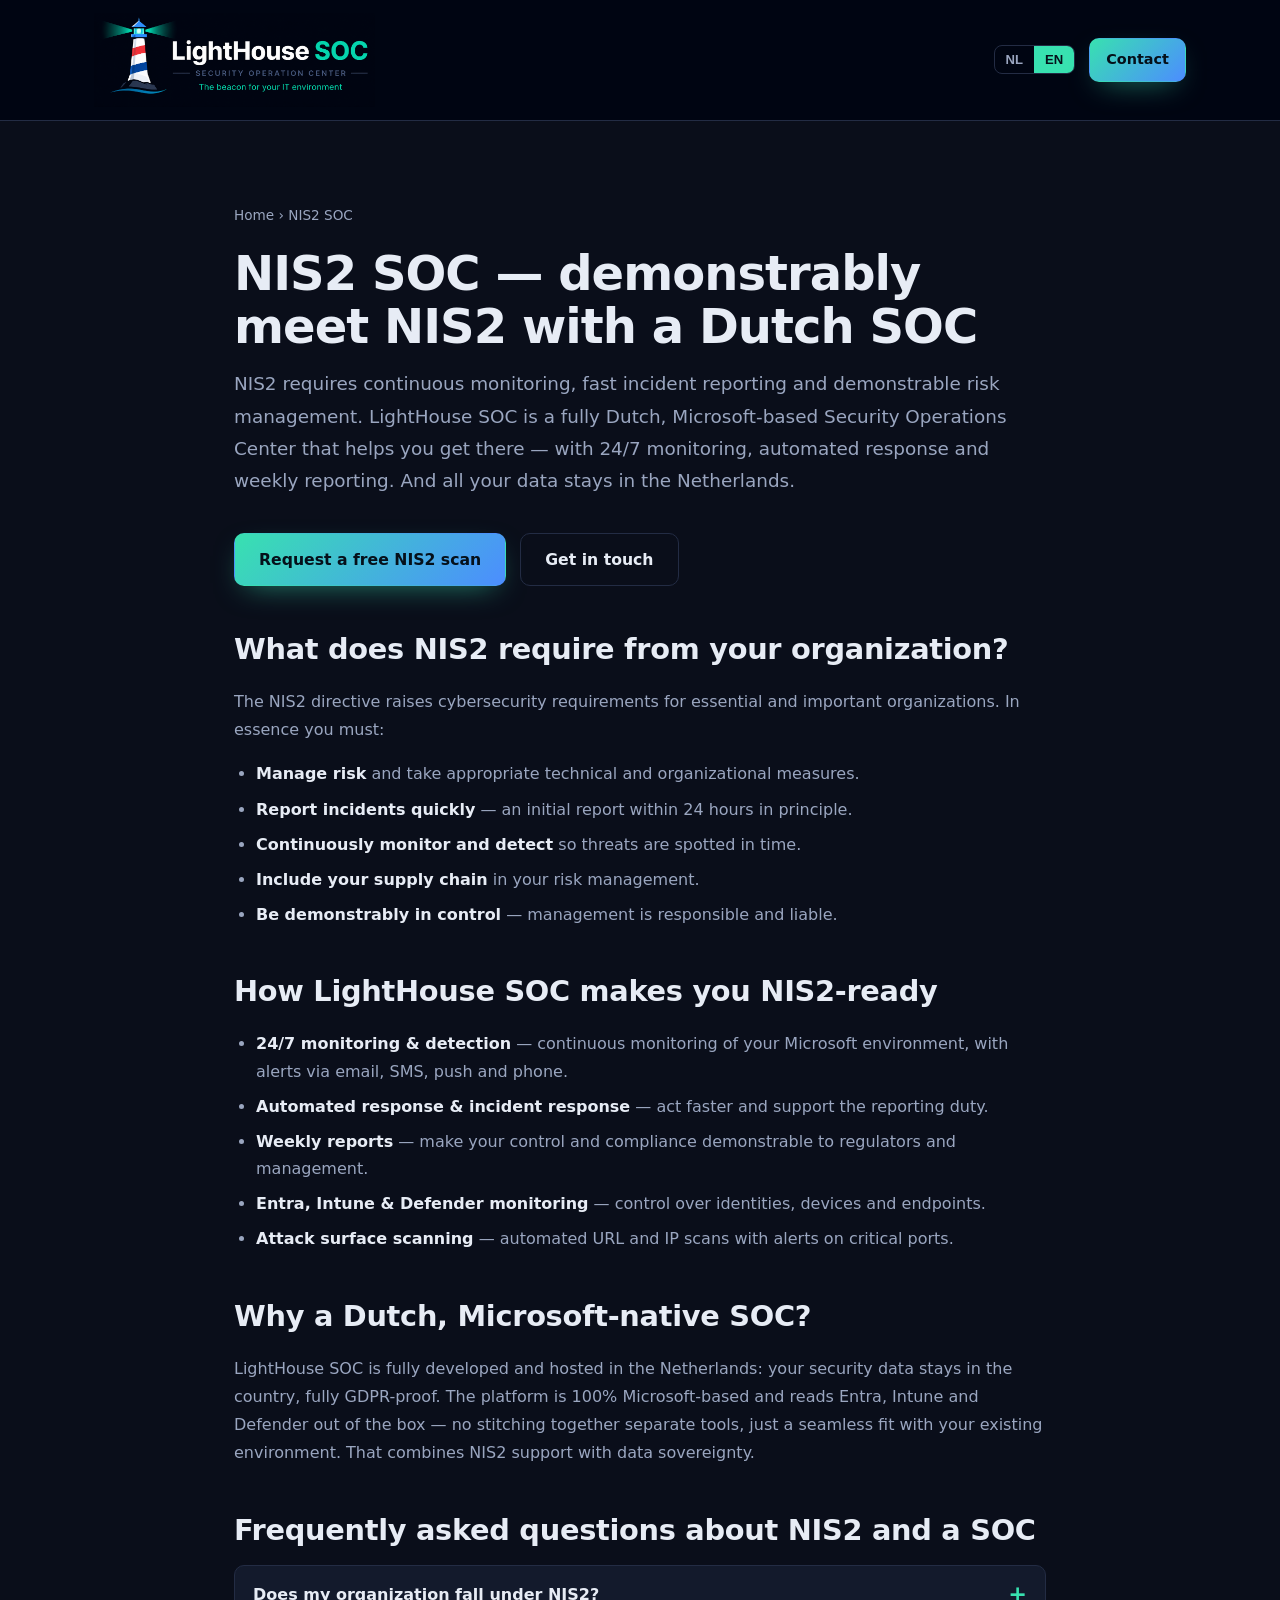
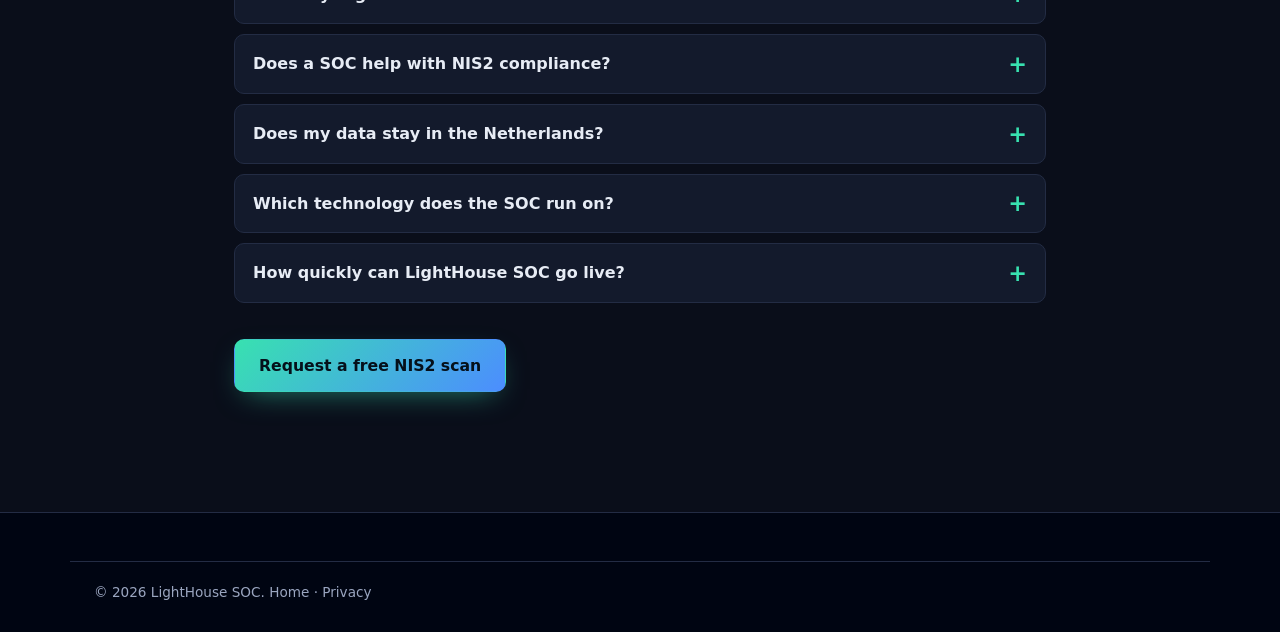
<file: nis2-soc.html>
<!DOCTYPE html>
<html lang="nl">
<head>
  <meta charset="UTF-8" />
  <meta name="viewport" content="width=device-width, initial-scale=1.0" />
  <title>NIS2 SOC — voldoe aantoonbaar aan NIS2 met een Nederlands SOC | LightHouse SOC</title>
  <meta name="description" content="NIS2 verplicht continue monitoring, snelle incidentmelding en aantoonbaar risicobeheer. LightHouse SOC is een volledig Nederlands, Microsoft-gebaseerd SOC dat je NIS2-ready maakt — 24/7 monitoring, geautomatiseerde respons en alle data binnen Nederland." />
  <meta name="robots" content="index, follow" />
  <link rel="canonical" href="https://lighthousesoc.com/nis2-soc.html" />
  <link rel="stylesheet" href="css/styles.css" />
  <link rel="icon" type="image/png" href="assets/icon.png" />
  <meta property="og:type" content="article" />
  <meta property="og:title" content="NIS2 SOC — voldoe aantoonbaar aan NIS2 met een Nederlands SOC" />
  <meta property="og:description" content="Een volledig Nederlands, Microsoft-gebaseerd SOC dat je NIS2-ready maakt. Alle data blijft in Nederland." />
  <meta property="og:image" content="https://lighthousesoc.com/assets/og-image.png" />
  <meta property="og:url" content="https://lighthousesoc.com/nis2-soc.html" />
  <meta property="og:locale" content="nl_NL" />

  <script type="application/ld+json">
  {
    "@context": "https://schema.org",
    "@graph": [
      {
        "@type": "BreadcrumbList",
        "itemListElement": [
          { "@type": "ListItem", "position": 1, "name": "Home", "item": "https://lighthousesoc.com/" },
          { "@type": "ListItem", "position": 2, "name": "NIS2 SOC", "item": "https://lighthousesoc.com/nis2-soc.html" }
        ]
      },
      {
        "@type": "Service",
        "name": "NIS2 SOC",
        "serviceType": "NIS2-ondersteuning via een managed SOC",
        "provider": {
          "@type": "Organization",
          "name": "LightHouse SOC",
          "url": "https://lighthousesoc.com/",
          "email": "info@lighthousesoc.com",
          "telephone": "+31613214598",
          "address": { "@type": "PostalAddress", "addressLocality": "Amsterdam", "addressCountry": "NL" }
        },
        "areaServed": { "@type": "Country", "name": "Netherlands" },
        "description": "Een Nederlands, Microsoft-gebaseerd Security Operations Center dat organisaties helpt aantoonbaar aan de NIS2-richtlijn te voldoen met 24/7 monitoring, incidentrespons en wekelijkse rapportage."
      },
      {
        "@type": "FAQPage",
        "mainEntity": [
          {
            "@type": "Question",
            "name": "Valt mijn organisatie onder NIS2?",
            "acceptedAnswer": { "@type": "Answer", "text": "NIS2 geldt voor middelgrote en grote organisaties in essentiële en belangrijke sectoren, zoals overheid, zorg, onderwijs, energie, water, transport, digitale infrastructuur en de toeleveringsketen daarvan. Twijfel je? We helpen je met een NIS2-scan vaststellen of en hoe NIS2 op jou van toepassing is." }
          },
          {
            "@type": "Question",
            "name": "Helpt een SOC bij NIS2-compliance?",
            "acceptedAnswer": { "@type": "Answer", "text": "Ja. NIS2 vraagt om continue detectie, snelle respons en aantoonbaar risicobeheer. Een SOC levert precies dat: 24/7 monitoring, geautomatiseerde respons, incidentafhandeling en rapportage die je compliance aantoonbaar maakt." }
          },
          {
            "@type": "Question",
            "name": "Blijft mijn data in Nederland?",
            "acceptedAnswer": { "@type": "Answer", "text": "Ja. LightHouse SOC draait volledig in Nederland en je security-data verlaat het land niet. Volledige datasoevereiniteit en AVG-proof, zonder afhankelijkheid van buitenlandse clouds." }
          },
          {
            "@type": "Question",
            "name": "Op welke technologie draait het SOC?",
            "acceptedAnswer": { "@type": "Answer", "text": "LightHouse SOC is volledig Microsoft-gebaseerd en leest standaard Entra, Intune en Defender uit, aangevuld met connectoren. Zo sluit het naadloos aan op je bestaande Microsoft-omgeving." }
          },
          {
            "@type": "Question",
            "name": "Hoe snel kan LightHouse SOC live zijn?",
            "acceptedAnswer": { "@type": "Answer", "text": "In de basis ben je binnen een dag live: we koppelen Entra, Intune en Defender en de monitoring start direct. Aanvullende connectoren en playbooks volgen daarna." }
          }
        ]
      }
    ]
  }
  </script>
</head>
<body>
  <header class="site-header" id="top">
    <div class="container header-inner">
      <a class="brand" href="index.html" aria-label="LightHouse SOC home">
        <img class="brand-logo" data-logo src="assets/logo-nl.png" alt="LightHouse SOC" />
      </a>
      <div class="header-actions">
        <div class="lang-switch" role="group" aria-label="Taalkeuze / Language">
          <button type="button" data-lang="nl" class="active" aria-pressed="true">NL</button>
          <button type="button" data-lang="en" aria-pressed="false">EN</button>
        </div>
        <a href="index.html#contact" class="btn btn-primary btn-sm">Contact</a>
      </div>
    </div>
  </header>

  <main class="section">
    <div class="container lp">

      <!-- ============ NEDERLANDS ============ -->
      <div data-lang-block="nl">
        <nav class="breadcrumb" aria-label="Kruimelpad">
          <a href="index.html">Home</a> &rsaquo; NIS2 SOC
        </nav>

        <h1>NIS2 SOC — voldoe aantoonbaar aan NIS2 met een Nederlands SOC</h1>
        <p class="lp-lead">NIS2 verplicht organisaties tot continue monitoring, snelle incidentmelding en aantoonbaar risicobeheer. LightHouse SOC is een volledig Nederlands, Microsoft-gebaseerd Security Operations Center dat je daarbij helpt — met 24/7 monitoring, geautomatiseerde respons en wekelijkse rapportages. En al je data blijft in Nederland.</p>

        <div class="lp-cta">
          <a href="index.html#contact" class="btn btn-primary">Vraag een gratis NIS2-scan aan</a>
          <a href="index.html#contact" class="btn btn-ghost">Neem contact op</a>
        </div>

        <h2>Wat vraagt NIS2 van jouw organisatie?</h2>
        <p>De NIS2-richtlijn verhoogt de eisen aan cybersecurity voor essentiële en belangrijke organisaties. In de kern moet je:</p>
        <ul>
          <li><strong>Risico's beheersen</strong> en passende technische en organisatorische maatregelen nemen.</li>
          <li><strong>Incidenten snel melden</strong> — een eerste melding in beginsel binnen 24 uur.</li>
          <li><strong>Continu monitoren en detecteren</strong> zodat dreigingen tijdig worden opgemerkt.</li>
          <li><strong>De toeleveringsketen</strong> meenemen in je risicobeheer.</li>
          <li><strong>Aantoonbaar in control zijn</strong> — bestuurders zijn verantwoordelijk en aansprakelijk.</li>
        </ul>

        <h2>Hoe LightHouse SOC je NIS2-ready maakt</h2>
        <ul>
          <li><strong>24/7 monitoring &amp; detectie</strong> — continue bewaking van je Microsoft-omgeving, met alerting via e-mail, sms, push en telefoon.</li>
          <li><strong>Geautomatiseerde respons &amp; incident response</strong> — sneller ingrijpen en de meldplicht ondersteunen.</li>
          <li><strong>Wekelijkse rapportages</strong> — maak je beheersing en compliance aantoonbaar richting toezichthouder en bestuur.</li>
          <li><strong>Entra-, Intune- &amp; Defender-monitoring</strong> — grip op identiteiten, devices en endpoints.</li>
          <li><strong>Attack surface scanning</strong> — automatische URL- en IP-scans met alerts bij kritieke poorten.</li>
        </ul>

        <h2>Waarom een Nederlands, Microsoft-native SOC?</h2>
        <p>LightHouse SOC is volledig in Nederland ontwikkeld én gehost: je security-data blijft in Nederland, volledig AVG-proof. Het platform is 100% Microsoft-gebaseerd en leest standaard Entra, Intune en Defender uit — geen losse tools aan elkaar knopen, wel een naadloze aansluiting op je bestaande omgeving. Zo combineer je NIS2-ondersteuning met datasoevereiniteit.</p>

        <h2>Veelgestelde vragen over NIS2 en een SOC</h2>
        <div class="faq">
          <details class="faq-item"><summary>Valt mijn organisatie onder NIS2?</summary><div class="faq-a">NIS2 geldt voor middelgrote en grote organisaties in essentiële en belangrijke sectoren, zoals overheid, zorg, onderwijs, energie, water, transport, digitale infrastructuur en de toeleveringsketen daarvan. Twijfel je? We helpen je met een NIS2-scan vaststellen of en hoe NIS2 op jou van toepassing is.</div></details>
          <details class="faq-item"><summary>Helpt een SOC bij NIS2-compliance?</summary><div class="faq-a">Ja. NIS2 vraagt om continue detectie, snelle respons en aantoonbaar risicobeheer. Een SOC levert precies dat: 24/7 monitoring, geautomatiseerde respons, incidentafhandeling en rapportage die je compliance aantoonbaar maakt.</div></details>
          <details class="faq-item"><summary>Blijft mijn data in Nederland?</summary><div class="faq-a">Ja. LightHouse SOC draait volledig in Nederland en je security-data verlaat het land niet. Volledige datasoevereiniteit en AVG-proof, zonder afhankelijkheid van buitenlandse clouds.</div></details>
          <details class="faq-item"><summary>Op welke technologie draait het SOC?</summary><div class="faq-a">LightHouse SOC is volledig Microsoft-gebaseerd en leest standaard Entra, Intune en Defender uit, aangevuld met connectoren. Zo sluit het naadloos aan op je bestaande Microsoft-omgeving.</div></details>
          <details class="faq-item"><summary>Hoe snel kan LightHouse SOC live zijn?</summary><div class="faq-a">In de basis ben je binnen een dag live: we koppelen Entra, Intune en Defender en de monitoring start direct. Aanvullende connectoren en playbooks volgen daarna.</div></details>
        </div>

        <div class="lp-cta">
          <a href="index.html#contact" class="btn btn-primary">Vraag een gratis NIS2-scan aan</a>
        </div>
      </div>

      <!-- ============ ENGLISH ============ -->
      <div data-lang-block="en" style="display:none">
        <nav class="breadcrumb" aria-label="Breadcrumb">
          <a href="index.html">Home</a> &rsaquo; NIS2 SOC
        </nav>

        <h1>NIS2 SOC — demonstrably meet NIS2 with a Dutch SOC</h1>
        <p class="lp-lead">NIS2 requires continuous monitoring, fast incident reporting and demonstrable risk management. LightHouse SOC is a fully Dutch, Microsoft-based Security Operations Center that helps you get there — with 24/7 monitoring, automated response and weekly reporting. And all your data stays in the Netherlands.</p>

        <div class="lp-cta">
          <a href="index.html#contact" class="btn btn-primary">Request a free NIS2 scan</a>
          <a href="index.html#contact" class="btn btn-ghost">Get in touch</a>
        </div>

        <h2>What does NIS2 require from your organization?</h2>
        <p>The NIS2 directive raises cybersecurity requirements for essential and important organizations. In essence you must:</p>
        <ul>
          <li><strong>Manage risk</strong> and take appropriate technical and organizational measures.</li>
          <li><strong>Report incidents quickly</strong> — an initial report within 24 hours in principle.</li>
          <li><strong>Continuously monitor and detect</strong> so threats are spotted in time.</li>
          <li><strong>Include your supply chain</strong> in your risk management.</li>
          <li><strong>Be demonstrably in control</strong> — management is responsible and liable.</li>
        </ul>

        <h2>How LightHouse SOC makes you NIS2-ready</h2>
        <ul>
          <li><strong>24/7 monitoring &amp; detection</strong> — continuous monitoring of your Microsoft environment, with alerts via email, SMS, push and phone.</li>
          <li><strong>Automated response &amp; incident response</strong> — act faster and support the reporting duty.</li>
          <li><strong>Weekly reports</strong> — make your control and compliance demonstrable to regulators and management.</li>
          <li><strong>Entra, Intune &amp; Defender monitoring</strong> — control over identities, devices and endpoints.</li>
          <li><strong>Attack surface scanning</strong> — automated URL and IP scans with alerts on critical ports.</li>
        </ul>

        <h2>Why a Dutch, Microsoft-native SOC?</h2>
        <p>LightHouse SOC is fully developed and hosted in the Netherlands: your security data stays in the country, fully GDPR-proof. The platform is 100% Microsoft-based and reads Entra, Intune and Defender out of the box — no stitching together separate tools, just a seamless fit with your existing environment. That combines NIS2 support with data sovereignty.</p>

        <h2>Frequently asked questions about NIS2 and a SOC</h2>
        <div class="faq">
          <details class="faq-item"><summary>Does my organization fall under NIS2?</summary><div class="faq-a">NIS2 applies to medium and large organizations in essential and important sectors, such as government, healthcare, education, energy, water, transport, digital infrastructure and their supply chains. Not sure? A NIS2 scan helps you determine whether and how NIS2 applies to you.</div></details>
          <details class="faq-item"><summary>Does a SOC help with NIS2 compliance?</summary><div class="faq-a">Yes. NIS2 requires continuous detection, fast response and demonstrable risk management. A SOC delivers exactly that: 24/7 monitoring, automated response, incident handling and reporting that makes your compliance demonstrable.</div></details>
          <details class="faq-item"><summary>Does my data stay in the Netherlands?</summary><div class="faq-a">Yes. LightHouse SOC runs entirely in the Netherlands and your security data never leaves the country. Full data sovereignty and GDPR-proof, with no dependency on foreign clouds.</div></details>
          <details class="faq-item"><summary>Which technology does the SOC run on?</summary><div class="faq-a">LightHouse SOC is fully Microsoft-based and reads Entra, Intune and Defender out of the box, complemented by connectors. So it fits seamlessly with your existing Microsoft environment.</div></details>
          <details class="faq-item"><summary>How quickly can LightHouse SOC go live?</summary><div class="faq-a">You can be live within a day for the basics: we connect Entra, Intune and Defender and monitoring starts right away. Additional connectors and playbooks follow after that.</div></details>
        </div>

        <div class="lp-cta">
          <a href="index.html#contact" class="btn btn-primary">Request a free NIS2 scan</a>
        </div>
      </div>

    </div>
  </main>

  <footer class="site-footer">
    <div class="container footer-bottom">
      <p>&copy; <span id="year">2026</span> LightHouse SOC. <a href="index.html">Home</a> · <a href="privacy.html">Privacy</a></p>
    </div>
  </footer>

  <script>
    (function () {
      var KEY = 'lighthouse-soc-lang';
      function apply(lang) {
        if (lang !== 'nl' && lang !== 'en') lang = 'nl';
        document.documentElement.lang = lang;
        document.querySelectorAll('[data-lang-block]').forEach(function (b) {
          b.style.display = b.getAttribute('data-lang-block') === lang ? '' : 'none';
        });
        document.querySelectorAll('.lang-switch button').forEach(function (btn) {
          var active = btn.getAttribute('data-lang') === lang;
          btn.classList.toggle('active', active);
          btn.setAttribute('aria-pressed', String(active));
        });
        document.querySelectorAll('[data-logo]').forEach(function (img) {
          img.setAttribute('src', 'assets/logo-' + lang + '.png');
        });
        try { localStorage.setItem(KEY, lang); } catch (e) {}
      }
      var stored = 'nl';
      try { var s = localStorage.getItem(KEY); if (s === 'nl' || s === 'en') stored = s; } catch (e) {}
      document.addEventListener('DOMContentLoaded', function () {
        apply(stored);
        document.querySelectorAll('.lang-switch button').forEach(function (btn) {
          btn.addEventListener('click', function () { apply(btn.getAttribute('data-lang')); });
        });
        var y = document.getElementById('year');
        if (y) y.textContent = String(new Date().getFullYear());
      });
    })();
  </script>
</body>
</html>
</file>
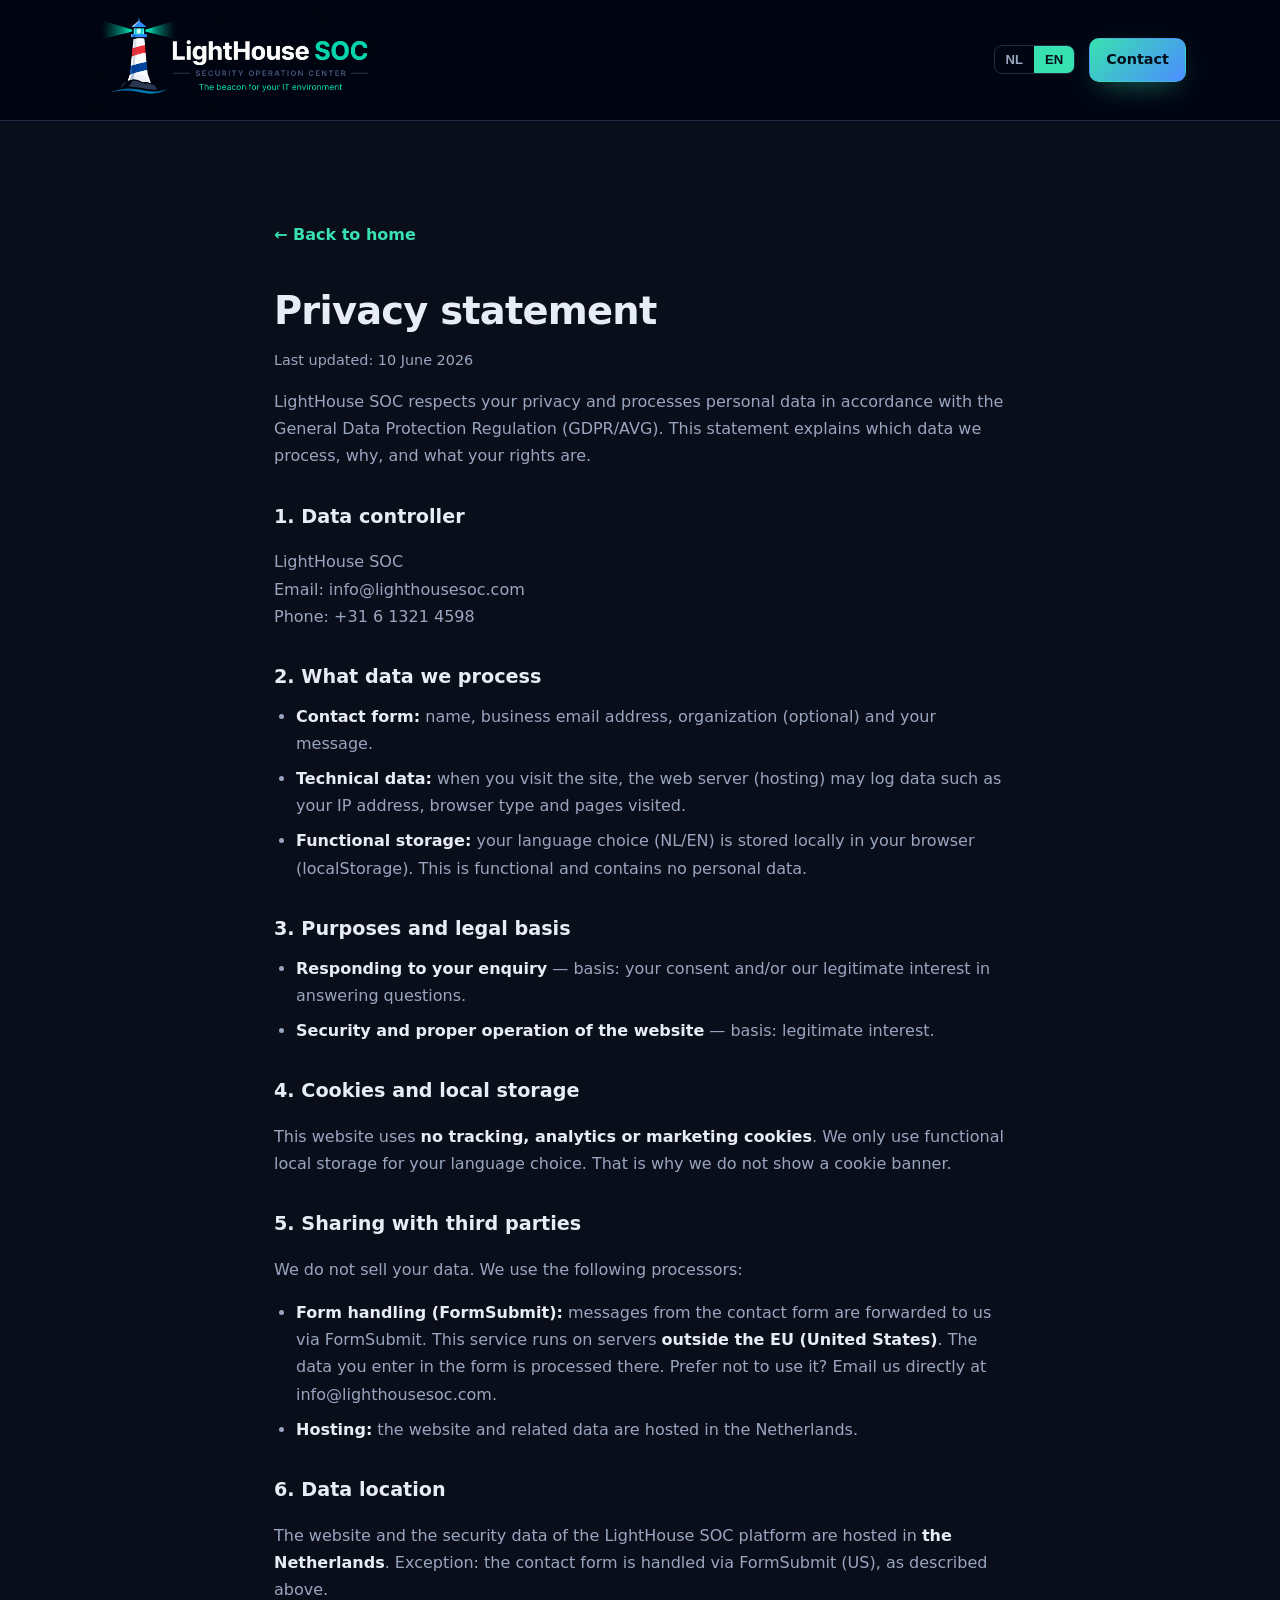
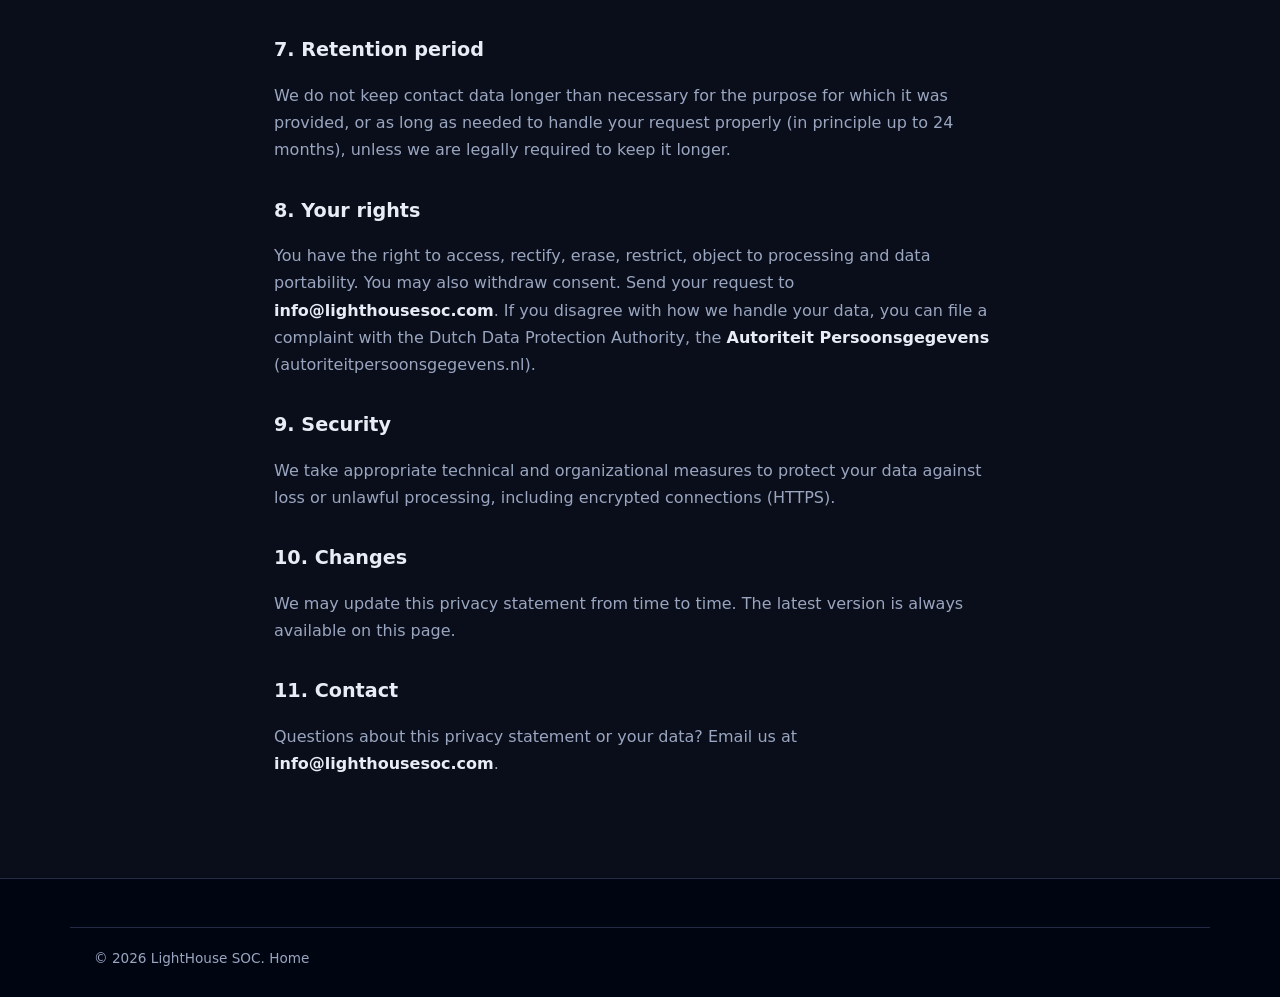
<file: privacy.html>
<!DOCTYPE html>
<html lang="nl">
<head>
  <meta charset="UTF-8" />
  <meta name="viewport" content="width=device-width, initial-scale=1.0" />
  <title>LightHouse SOC — Privacyverklaring</title>
  <meta name="robots" content="index, follow" />
  <link rel="canonical" href="https://lighthousesoc.com/privacy.html" />
  <link rel="stylesheet" href="css/styles.css" />
  <link rel="icon" type="image/png" href="assets/icon.png" />
</head>
<body>
  <header class="site-header" id="top">
    <div class="container header-inner">
      <a class="brand" href="index.html" aria-label="LightHouse SOC home">
        <img class="brand-logo" data-logo src="assets/logo-nl.png" alt="LightHouse SOC" />
      </a>
      <div class="header-actions">
        <div class="lang-switch" role="group" aria-label="Taalkeuze / Language">
          <button type="button" data-lang="nl" class="active" aria-pressed="true">NL</button>
          <button type="button" data-lang="en" aria-pressed="false">EN</button>
        </div>
        <a href="index.html#contact" class="btn btn-primary btn-sm">Contact</a>
      </div>
    </div>
  </header>

  <main class="section">
    <div class="container legal">

      <!-- ============ NEDERLANDS ============ -->
      <div data-lang-block="nl">
        <p><a class="legal-back" href="index.html">&larr; Terug naar home</a></p>
        <h1>Privacyverklaring</h1>
        <p class="legal-updated">Laatst bijgewerkt: 10 juni 2026</p>

        <p>LightHouse SOC respecteert je privacy en verwerkt persoonsgegevens in overeenstemming met de Algemene Verordening Gegevensbescherming (AVG/GDPR). In deze verklaring lees je welke gegevens we verwerken, waarom en wat jouw rechten zijn.</p>

        <h2>1. Verwerkingsverantwoordelijke</h2>
        <p>
          LightHouse SOC<br />
          E-mail: info@lighthousesoc.com<br />
          Telefoon: +31 6 1321 4598
        </p>

        <h2>2. Welke gegevens we verwerken</h2>
        <ul>
          <li><strong>Contactformulier:</strong> naam, zakelijk e-mailadres, organisatie (optioneel) en je bericht.</li>
          <li><strong>Technische gegevens:</strong> bij het bezoeken van de site kunnen via de webserver (hosting) gegevens zoals je IP-adres, browsertype en bezochte pagina's worden gelogd.</li>
          <li><strong>Functionele opslag:</strong> je taalkeuze (NL/EN) wordt lokaal in je browser opgeslagen (localStorage). Dit is functioneel en bevat geen persoonsgegevens.</li>
        </ul>

        <h2>3. Doeleinden en grondslag</h2>
        <ul>
          <li><strong>Reageren op je contactverzoek</strong> — grondslag: jouw toestemming en/of ons gerechtvaardigd belang om vragen te beantwoorden.</li>
          <li><strong>Beveiliging en goed functioneren van de website</strong> — grondslag: gerechtvaardigd belang.</li>
        </ul>

        <h2>4. Cookies en lokale opslag</h2>
        <p>Deze website gebruikt <strong>geen tracking-, analyse- of marketingcookies</strong>. We gebruiken alleen functionele lokale opslag voor je taalkeuze. Daarom tonen we geen cookiebanner.</p>

        <h2>5. Delen met derden</h2>
        <p>We verkopen je gegevens niet. We schakelen de volgende verwerkers in:</p>
        <ul>
          <li><strong>Formulierafhandeling (FormSubmit):</strong> berichten uit het contactformulier worden via FormSubmit naar ons doorgestuurd. Deze dienst draait op servers <strong>buiten de EU (Verenigde Staten)</strong>. De gegevens die je in het formulier invult worden daarbij verwerkt. Wil je dit liever niet? Mail ons dan rechtstreeks via info@lighthousesoc.com.</li>
          <li><strong>Hosting:</strong> de website en bijbehorende gegevens worden gehost in Nederland.</li>
        </ul>

        <h2>6. Datalocatie</h2>
        <p>De website en de security-data van het LightHouse SOC-platform worden in <strong>Nederland</strong> gehost. Uitzondering: de afhandeling van het contactformulier verloopt via FormSubmit (VS), zoals hierboven beschreven.</p>

        <h2>7. Bewaartermijn</h2>
        <p>We bewaren contactgegevens niet langer dan nodig voor het doel waarvoor ze zijn verstrekt, of zolang als nodig om je aanvraag goed af te handelen (in beginsel maximaal 24 maanden), tenzij we wettelijk verplicht zijn gegevens langer te bewaren.</p>

        <h2>8. Jouw rechten</h2>
        <p>Je hebt het recht op inzage, rectificatie, verwijdering, beperking van de verwerking, bezwaar en gegevensoverdraagbaarheid. Ook kun je gegeven toestemming intrekken. Stuur je verzoek naar <strong>info@lighthousesoc.com</strong>. Ben je het niet eens met hoe we met je gegevens omgaan? Dan kun je een klacht indienen bij de <strong>Autoriteit Persoonsgegevens</strong> (autoriteitpersoonsgegevens.nl).</p>

        <h2>9. Beveiliging</h2>
        <p>We nemen passende technische en organisatorische maatregelen om je gegevens te beschermen tegen verlies of onrechtmatige verwerking, waaronder versleutelde verbindingen (HTTPS).</p>

        <h2>10. Wijzigingen</h2>
        <p>We kunnen deze privacyverklaring van tijd tot tijd aanpassen. De meest recente versie staat altijd op deze pagina.</p>

        <h2>11. Contact</h2>
        <p>Vragen over deze privacyverklaring of over je gegevens? Mail ons via <strong>info@lighthousesoc.com</strong>.</p>
      </div>

      <!-- ============ ENGLISH ============ -->
      <div data-lang-block="en" style="display:none">
        <p><a class="legal-back" href="index.html">&larr; Back to home</a></p>
        <h1>Privacy statement</h1>
        <p class="legal-updated">Last updated: 10 June 2026</p>

        <p>LightHouse SOC respects your privacy and processes personal data in accordance with the General Data Protection Regulation (GDPR/AVG). This statement explains which data we process, why, and what your rights are.</p>

        <h2>1. Data controller</h2>
        <p>
          LightHouse SOC<br />
          Email: info@lighthousesoc.com<br />
          Phone: +31 6 1321 4598
        </p>

        <h2>2. What data we process</h2>
        <ul>
          <li><strong>Contact form:</strong> name, business email address, organization (optional) and your message.</li>
          <li><strong>Technical data:</strong> when you visit the site, the web server (hosting) may log data such as your IP address, browser type and pages visited.</li>
          <li><strong>Functional storage:</strong> your language choice (NL/EN) is stored locally in your browser (localStorage). This is functional and contains no personal data.</li>
        </ul>

        <h2>3. Purposes and legal basis</h2>
        <ul>
          <li><strong>Responding to your enquiry</strong> — basis: your consent and/or our legitimate interest in answering questions.</li>
          <li><strong>Security and proper operation of the website</strong> — basis: legitimate interest.</li>
        </ul>

        <h2>4. Cookies and local storage</h2>
        <p>This website uses <strong>no tracking, analytics or marketing cookies</strong>. We only use functional local storage for your language choice. That is why we do not show a cookie banner.</p>

        <h2>5. Sharing with third parties</h2>
        <p>We do not sell your data. We use the following processors:</p>
        <ul>
          <li><strong>Form handling (FormSubmit):</strong> messages from the contact form are forwarded to us via FormSubmit. This service runs on servers <strong>outside the EU (United States)</strong>. The data you enter in the form is processed there. Prefer not to use it? Email us directly at info@lighthousesoc.com.</li>
          <li><strong>Hosting:</strong> the website and related data are hosted in the Netherlands.</li>
        </ul>

        <h2>6. Data location</h2>
        <p>The website and the security data of the LightHouse SOC platform are hosted in <strong>the Netherlands</strong>. Exception: the contact form is handled via FormSubmit (US), as described above.</p>

        <h2>7. Retention period</h2>
        <p>We do not keep contact data longer than necessary for the purpose for which it was provided, or as long as needed to handle your request properly (in principle up to 24 months), unless we are legally required to keep it longer.</p>

        <h2>8. Your rights</h2>
        <p>You have the right to access, rectify, erase, restrict, object to processing and data portability. You may also withdraw consent. Send your request to <strong>info@lighthousesoc.com</strong>. If you disagree with how we handle your data, you can file a complaint with the Dutch Data Protection Authority, the <strong>Autoriteit Persoonsgegevens</strong> (autoriteitpersoonsgegevens.nl).</p>

        <h2>9. Security</h2>
        <p>We take appropriate technical and organizational measures to protect your data against loss or unlawful processing, including encrypted connections (HTTPS).</p>

        <h2>10. Changes</h2>
        <p>We may update this privacy statement from time to time. The latest version is always available on this page.</p>

        <h2>11. Contact</h2>
        <p>Questions about this privacy statement or your data? Email us at <strong>info@lighthousesoc.com</strong>.</p>
      </div>

    </div>
  </main>

  <footer class="site-footer">
    <div class="container footer-bottom">
      <p>&copy; <span id="year">2026</span> LightHouse SOC. <a href="index.html">Home</a></p>
    </div>
  </footer>

  <script>
    (function () {
      var KEY = 'lighthouse-soc-lang';
      function apply(lang) {
        if (lang !== 'nl' && lang !== 'en') lang = 'en';
        document.documentElement.lang = lang;
        document.querySelectorAll('[data-lang-block]').forEach(function (b) {
          b.style.display = b.getAttribute('data-lang-block') === lang ? '' : 'none';
        });
        document.querySelectorAll('.lang-switch button').forEach(function (btn) {
          var active = btn.getAttribute('data-lang') === lang;
          btn.classList.toggle('active', active);
          btn.setAttribute('aria-pressed', String(active));
        });
        document.querySelectorAll('[data-logo]').forEach(function (img) {
          img.setAttribute('src', 'assets/logo-' + lang + '.png');
        });
        try { localStorage.setItem(KEY, lang); } catch (e) {}
      }
      var stored = 'en';
      try { var s = localStorage.getItem(KEY); if (s === 'nl' || s === 'en') stored = s; } catch (e) {}
      document.addEventListener('DOMContentLoaded', function () {
        apply(stored);
        document.querySelectorAll('.lang-switch button').forEach(function (btn) {
          btn.addEventListener('click', function () { apply(btn.getAttribute('data-lang')); });
        });
        var y = document.getElementById('year');
        if (y) y.textContent = String(new Date().getFullYear());
      });
    })();
  </script>
</body>
</html>
</file>
<file: css/styles.css>
/* ============================================================
   LightHouse SOC — sales site styles
   ============================================================ */

:root {
  --bg: #0a0e1a;
  --bg-alt: #0e1424;
  --surface: #131a2c;
  --surface-2: #1a2238;
  --border: #232c44;
  --text: #e7ecf5;
  --muted: #9aa6c0;
  --accent: #38e1b0;
  --accent-2: #4c8dff;
  --danger: #ff5d6c;
  --warn: #ffb454;
  --ok: #38e1b0;
  --radius: 14px;
  --radius-sm: 10px;
  --maxw: 1140px;
  --shadow: 0 20px 50px -20px rgba(0, 0, 0, 0.6);
  --font: system-ui, -apple-system, 'Segoe UI', Roboto, Helvetica, Arial, sans-serif;
  --mono: ui-monospace, SFMono-Regular, Menlo, Consolas, 'Liberation Mono', monospace;
}

* { box-sizing: border-box; }

html { scroll-behavior: smooth; }

body {
  margin: 0;
  font-family: var(--font);
  background: var(--bg);
  color: var(--text);
  line-height: 1.6;
  -webkit-font-smoothing: antialiased;
}

img { max-width: 100%; display: block; }

a { color: inherit; text-decoration: none; }

.container {
  width: 100%;
  max-width: var(--maxw);
  margin: 0 auto;
  padding: 0 24px;
}

.accent { color: var(--accent); }
.center { text-align: center; }

/* ===== Buttons ===== */
.btn {
  display: inline-flex;
  align-items: center;
  justify-content: center;
  gap: 8px;
  font-weight: 600;
  font-size: 0.98rem;
  padding: 13px 24px;
  border-radius: var(--radius-sm);
  border: 1px solid transparent;
  cursor: pointer;
  transition: transform 0.15s ease, background 0.2s ease, box-shadow 0.2s ease;
  white-space: nowrap;
}
.btn:active { transform: translateY(1px); }
.btn-sm { padding: 9px 16px; font-size: 0.9rem; }
.btn-block { width: 100%; }

.btn-primary {
  background: linear-gradient(135deg, var(--accent), var(--accent-2));
  color: #05101a;
  box-shadow: 0 10px 30px -12px rgba(56, 225, 176, 0.6);
}
.btn-primary:hover { transform: translateY(-2px); box-shadow: 0 16px 36px -12px rgba(56, 225, 176, 0.7); }

.btn-ghost {
  background: transparent;
  color: var(--text);
  border-color: var(--border);
}
.btn-ghost:hover { border-color: var(--accent); color: var(--accent); }

.btn-whatsapp {
  background: #25d366;
  color: #ffffff;
  margin-top: 22px;
}
.btn-whatsapp:hover { background: #20bd5a; transform: translateY(-2px); box-shadow: 0 14px 32px -12px rgba(37, 211, 102, 0.55); }
.btn-whatsapp .wa-icon { width: 20px; height: 20px; fill: #ffffff; }

/* ===== Header ===== */
.site-header {
  position: sticky;
  top: 0;
  z-index: 50;
  background: #000512;
  backdrop-filter: blur(12px);
  border-bottom: 1px solid var(--border);
}
.header-inner {
  display: flex;
  align-items: center;
  justify-content: space-between;
  height: 120px;
  gap: 20px;
}
.brand { display: flex; align-items: center; gap: 10px; font-weight: 800; font-size: 1.2rem; }
.brand-mark { width: 40px; height: 40px; display: block; flex-shrink: 0; object-fit: contain; }
.brand-logo { height: 94px; width: auto; display: block; }

.main-nav { display: flex; gap: 28px; margin-left: auto; }
.main-nav a { color: var(--muted); font-weight: 500; font-size: 0.95rem; transition: color 0.2s; }
.main-nav a:hover { color: var(--text); }

.header-actions { display: flex; align-items: center; gap: 14px; }

.lang-switch {
  display: flex;
  border: 1px solid var(--border);
  border-radius: 8px;
  overflow: hidden;
}
.lang-switch button {
  background: transparent;
  color: var(--muted);
  border: none;
  padding: 6px 11px;
  font-size: 0.82rem;
  font-weight: 600;
  cursor: pointer;
  transition: background 0.2s, color 0.2s;
}
.lang-switch button.active { background: var(--accent); color: #05101a; }

.nav-toggle {
  display: none;
  flex-direction: column;
  gap: 5px;
  background: none;
  border: none;
  cursor: pointer;
  padding: 6px;
}
.nav-toggle span {
  width: 24px; height: 2px; background: var(--text); border-radius: 2px;
  transition: transform 0.25s, opacity 0.25s;
}

/* ===== Hero ===== */
.hero {
  position: relative;
  overflow: hidden;
  padding: 90px 0 70px;
  background:
    radial-gradient(700px 400px at 80% -10%, rgba(76, 141, 255, 0.18), transparent 60%),
    radial-gradient(600px 400px at 0% 10%, rgba(56, 225, 176, 0.12), transparent 55%);
}
.hero-inner {
  display: grid;
  grid-template-columns: 1.05fr 0.95fr;
  gap: 56px;
  align-items: center;
}
.hero-ai-pill {
  display: inline-flex; align-items: center; gap: 8px;
  font-size: 0.85rem; font-weight: 600;
  padding: 7px 14px; border-radius: 999px;
  background: linear-gradient(120deg, rgba(139, 92, 246, 0.18), rgba(76, 141, 255, 0.14));
  border: 1px solid rgba(139, 92, 246, 0.45);
  color: var(--text); margin-bottom: 18px;
  transition: border-color 0.2s, transform 0.2s, box-shadow 0.2s;
}
.hero-ai-pill:hover { border-color: #8b5cf6; transform: translateY(-1px); box-shadow: 0 8px 24px -10px rgba(139, 92, 246, 0.6); }

.eyebrow {
  display: inline-block;
  font-size: 0.8rem;
  font-weight: 600;
  letter-spacing: 0.08em;
  text-transform: uppercase;
  color: var(--accent);
  margin-bottom: 14px;
}
.hero h1 {
  font-size: clamp(2.1rem, 4.4vw, 3.4rem);
  line-height: 1.08;
  margin: 0 0 18px;
  letter-spacing: -0.02em;
}
.lede { font-size: 1.12rem; color: var(--muted); max-width: 540px; margin: 0 0 28px; }
.hero-cta { display: flex; gap: 14px; flex-wrap: wrap; margin-bottom: 26px; }
.hero-badges { list-style: none; padding: 0; margin: 0; display: flex; flex-wrap: wrap; gap: 18px; color: var(--muted); font-size: 0.92rem; }

/* Dashboard mock */
.dashboard-card {
  background: linear-gradient(160deg, var(--surface), var(--bg-alt));
  border: 1px solid var(--border);
  border-radius: var(--radius);
  box-shadow: var(--shadow);
  overflow: hidden;
}
.dash-head {
  display: flex; align-items: center; gap: 7px;
  padding: 13px 16px; border-bottom: 1px solid var(--border);
  background: rgba(255,255,255,0.02);
}
.dot { width: 11px; height: 11px; border-radius: 50%; }
.dot.red { background: var(--danger); }
.dot.amber { background: var(--warn); }
.dot.green { background: var(--ok); }
.dash-title { margin-left: auto; font-family: var(--mono); font-size: 0.8rem; color: var(--muted); }
.dash-stats { display: grid; grid-template-columns: repeat(3, 1fr); gap: 1px; background: var(--border); }
.dash-stats .stat { background: var(--surface); padding: 18px 16px; display: flex; flex-direction: column; gap: 4px; }
.dash-stats .num { font-size: 1.5rem; font-weight: 700; font-family: var(--mono); }
.dash-stats .lbl { font-size: 0.78rem; color: var(--muted); }
.dash-feed { padding: 12px; display: flex; flex-direction: column; gap: 8px; }
.feed-row {
  display: flex; align-items: center; gap: 12px;
  padding: 10px 12px; border-radius: var(--radius-sm);
  background: var(--surface-2); font-size: 0.86rem;
}
.feed-row .sev { font-family: var(--mono); font-size: 0.7rem; font-weight: 600; padding: 3px 7px; border-radius: 5px; }
.sev-high .sev { background: rgba(255,93,108,0.18); color: var(--danger); }
.sev-med .sev { background: rgba(255,180,84,0.18); color: var(--warn); }
.sev-low .sev { background: rgba(76,141,255,0.18); color: var(--accent-2); }
.sev-info .sev { background: rgba(154,166,192,0.18); color: var(--muted); }
.feed-row .msg { color: var(--text); }

/* ===== Screenshot slider ===== */
.shots { position: relative; }
.shots-frame {
  background: linear-gradient(160deg, var(--surface), var(--bg-alt));
  border: 1px solid var(--border);
  border-radius: var(--radius);
  box-shadow: var(--shadow);
  overflow: hidden;
  position: relative;
  z-index: 1;
}
.shots-bar {
  display: flex; align-items: center; gap: 7px;
  padding: 11px 16px; border-bottom: 1px solid var(--border);
  background: rgba(255,255,255,0.02);
}
.bdot { width: 11px; height: 11px; border-radius: 50%; }
.bdot.red { background: var(--danger); }
.bdot.amber { background: var(--warn); }
.bdot.green { background: var(--ok); }
.shots-title { margin-left: auto; font-family: var(--mono); font-size: 0.8rem; color: var(--muted); }
.shots-viewport { overflow: hidden; position: relative; cursor: pointer; touch-action: pan-y; user-select: none; -webkit-user-select: none; }
.shots-wide .shots-viewport { cursor: zoom-in; }
.shot img { -webkit-user-drag: none; user-drag: none; pointer-events: none; }
.shots-track { display: flex; transition: transform 0.5s cubic-bezier(0.22, 1, 0.36, 1); }
.shot { flex: 0 0 100%; }
.shot img { width: 100%; aspect-ratio: 1.46; object-fit: cover; object-position: top center; display: block; }

/* dots */
.shots-dots { display: flex; justify-content: center; gap: 8px; margin-top: 16px; }
.shots-dots button {
  width: 9px; height: 9px; border-radius: 50%; border: none; padding: 0;
  background: var(--border); cursor: pointer; transition: background 0.2s, transform 0.2s;
}
.shots-dots button.active { background: var(--accent); transform: scale(1.25); }

/* arrows */
.shots-arrow {
  position: absolute; top: 50%; transform: translateY(-50%); z-index: 3;
  width: 44px; height: 44px; border-radius: 50%;
  background: rgba(19,26,44,0.85); color: var(--text);
  border: 1px solid var(--border); cursor: pointer;
  font-size: 1.5rem; line-height: 1; display: flex; align-items: center; justify-content: center;
  backdrop-filter: blur(6px); transition: background 0.2s, border-color 0.2s, transform 0.2s;
}
.shots-arrow:hover { border-color: var(--accent); color: var(--accent); }
.shots-prev { left: -12px; }
.shots-next { right: -12px; }
.shots-prev:hover { transform: translateY(-50%) scale(1.08); }
.shots-next:hover { transform: translateY(-50%) scale(1.08); }

/* hero variant: zoomed-in, stronger tilt, click hints, glow */
.shots-tilt { perspective: 1400px; }
.shots-tilt .shots-frame {
  transform: rotateY(-17deg) rotateX(5deg);
  transition: transform 0.5s ease, box-shadow 0.5s ease;
  box-shadow: 0 44px 80px -28px rgba(0, 0, 0, 0.85);
}
.shots-tilt:hover .shots-frame { transform: rotateY(-9deg) rotateX(3deg); }
.shots-tilt .shots-arrow { display: none; }
/* zoom into the top-left quarter of the hero screenshots so they stay readable */
.shots-tilt .shot img { transform: scale(2); transform-origin: top left; }

/* soft accent glow behind the hero frame */
.shots-tilt::before {
  content: ""; position: absolute; inset: -8% -4%; z-index: 0; pointer-events: none;
  background:
    radial-gradient(55% 55% at 62% 38%, rgba(56, 225, 176, 0.22), transparent 70%),
    radial-gradient(50% 50% at 28% 72%, rgba(76, 141, 255, 0.20), transparent 70%);
  filter: blur(22px);
}

/* hover click hints (left / right) */
.shots-tilt .shots-viewport::before,
.shots-tilt .shots-viewport::after {
  position: absolute; top: 50%; transform: translateY(-50%);
  width: 46px; height: 46px; border-radius: 50%;
  background: rgba(10, 14, 26, 0.55); backdrop-filter: blur(4px);
  color: #fff; font-size: 2rem; line-height: 1;
  display: flex; align-items: center; justify-content: center;
  opacity: 0; transition: opacity 0.25s; pointer-events: none; z-index: 2;
}
.shots-tilt .shots-viewport::before { content: "\2039"; left: 12px; }
.shots-tilt .shots-viewport::after { content: "\203A"; right: 12px; }
.shots-tilt:hover .shots-viewport::before,
.shots-tilt:hover .shots-viewport::after { opacity: 0.85; }

/* demo (wide) variant */
.shots-wide { max-width: 940px; margin: 0 auto; }
.shots-wide + .center { margin-top: 44px; }

/* per-slide caption */
.shots-caption { text-align: center; margin-top: 20px; }
.shots-caption-title { display: block; font-weight: 700; font-size: 1.1rem; color: var(--text); }
.shots-caption-desc { display: block; color: var(--muted); font-size: 0.95rem; margin-top: 4px; }
.shots-hint { text-align: center; color: var(--muted); font-size: 0.82rem; margin: 10px 0 0; opacity: 0.8; }

/* Lightbox */
.lightbox {
  position: fixed; inset: 0; z-index: 100;
  display: none; align-items: center; justify-content: center;
  background: rgba(3, 6, 14, 0.92); backdrop-filter: blur(6px);
  padding: 24px;
}
.lightbox.open { display: flex; }
.lb-figure { margin: 0; max-width: 1100px; width: 100%; display: flex; flex-direction: column; align-items: center; gap: 16px; }
.lb-img {
  max-width: 100%; max-height: 78vh; width: auto; height: auto;
  border-radius: var(--radius); border: 1px solid var(--border);
  box-shadow: 0 30px 80px -20px rgba(0, 0, 0, 0.8);
}
.lb-cap { text-align: center; }
.lb-title { display: block; font-weight: 700; font-size: 1.15rem; color: var(--text); }
.lb-desc { display: block; color: var(--muted); font-size: 0.95rem; margin-top: 4px; }
.lb-close {
  position: absolute; top: 18px; right: 22px; z-index: 2;
  width: 44px; height: 44px; border-radius: 50%; cursor: pointer;
  background: rgba(255, 255, 255, 0.08); border: 1px solid var(--border);
  color: var(--text); font-size: 1.8rem; line-height: 1;
}
.lb-close:hover { background: rgba(255, 255, 255, 0.16); }
.lb-arrow {
  position: absolute; top: 50%; transform: translateY(-50%); z-index: 2;
  width: 52px; height: 52px; border-radius: 50%; cursor: pointer;
  background: rgba(255, 255, 255, 0.08); border: 1px solid var(--border);
  color: var(--text); font-size: 2rem; line-height: 1;
  display: flex; align-items: center; justify-content: center;
}
.lb-arrow:hover { background: rgba(255, 255, 255, 0.16); border-color: var(--accent); color: var(--accent); }
.lb-prev { left: 18px; }
.lb-next { right: 18px; }
@media (max-width: 600px) {
  .lb-arrow { width: 42px; height: 42px; font-size: 1.6rem; }
  .lb-prev { left: 8px; } .lb-next { right: 8px; }
  .lb-img { max-height: 70vh; }
}

/* ===== NIS2 highlight band ===== */
.nis2-inner {
  display: flex; align-items: center; gap: 28px; flex-wrap: wrap;
  background: linear-gradient(120deg, rgba(56, 225, 176, 0.12), rgba(76, 141, 255, 0.10));
  border: 1px solid rgba(56, 225, 176, 0.35);
  border-radius: var(--radius);
  padding: 30px 36px;
}
.nis2-badge {
  font-family: var(--mono); font-weight: 700; font-size: 1.7rem; letter-spacing: 0.02em;
  color: #05101a; background: linear-gradient(135deg, var(--accent), var(--accent-2));
  padding: 14px 20px; border-radius: 12px; flex-shrink: 0;
}
.nis2-text { flex: 1; min-width: 260px; }
.nis2-text h2 { margin: 0 0 6px; font-size: 1.5rem; letter-spacing: -0.01em; }
.nis2-text p { margin: 0; color: var(--muted); font-size: 1rem; }
.nis2-inner .btn { flex-shrink: 0; }
@media (max-width: 640px) {
  .nis2-inner { padding: 26px; }
  .nis2-inner .btn { width: 100%; }
}

/* Made in Holland band */
.made-inner {
  background: linear-gradient(120deg, rgba(174, 28, 40, 0.10), rgba(33, 70, 139, 0.12));
  border-color: rgba(76, 141, 255, 0.30);
}
.made-badge {
  background: var(--surface-2);
  border: 1px solid var(--border);
  font-size: 2rem; line-height: 1; padding: 10px 16px;
}

/* AI summary band */
.ai-inner {
  background: linear-gradient(120deg, rgba(139, 92, 246, 0.16), rgba(56, 225, 176, 0.10));
  border-color: rgba(139, 92, 246, 0.40);
}
.ai-badge {
  background: linear-gradient(135deg, #8b5cf6, var(--accent-2));
  color: #fff;
}
.ai-optin {
  display: inline-flex; align-items: center; gap: 10px; margin: 16px 0 0;
  font-size: 0.85rem; color: var(--muted); line-height: 1.4;
  background: rgba(139, 92, 246, 0.12); border: 1px solid rgba(139, 92, 246, 0.38);
  padding: 8px 14px 8px 12px; border-radius: 999px;
}
.ai-optin strong { color: var(--text); font-weight: 700; }
.ai-optin-toggle {
  flex-shrink: 0; width: 32px; height: 18px; border-radius: 999px;
  background: var(--border); position: relative; border: 1px solid rgba(255, 255, 255, 0.08);
}
.ai-optin-toggle::after {
  content: ""; position: absolute; top: 2px; left: 2px;
  width: 12px; height: 12px; border-radius: 50%; background: var(--muted);
}

/* ===== Trust bar ===== */
.trustbar { border-top: 1px solid var(--border); border-bottom: 1px solid var(--border); background: var(--bg-alt); }
.trust-inner { padding: 26px 24px; text-align: center; }
.trust-label { color: var(--muted); font-size: 0.85rem; margin: 0 0 14px; }
.trust-logos { list-style: none; display: flex; flex-wrap: wrap; justify-content: center; gap: 14px 36px; margin: 0; padding: 0; }
.trust-logos li { font-family: var(--mono); font-weight: 500; color: var(--text); opacity: 0.7; font-size: 0.95rem; }

/* ===== Sections ===== */
.section { padding: 84px 0; }
.section-alt { background: var(--bg-alt); }
.section-head { max-width: 680px; margin: 0 auto 48px; text-align: center; }
.section-head h2 { font-size: clamp(1.7rem, 3vw, 2.4rem); margin: 0 0 14px; letter-spacing: -0.02em; }
.section-head p { color: var(--muted); font-size: 1.05rem; margin: 0; }

/* ===== Features ===== */
.feature-grid { display: flex; flex-wrap: wrap; justify-content: center; gap: 20px; }
.feature {
  flex: 0 1 255px;
  background: var(--surface);
  border: 1px solid var(--border);
  border-radius: var(--radius);
  padding: 28px 24px;
  transition: transform 0.2s, border-color 0.2s;
}
.feature:hover { transform: translateY(-4px); border-color: var(--accent); }
.feature-icon { font-size: 1.8rem; margin-bottom: 14px; }
.feature h3 { margin: 0 0 8px; font-size: 1.15rem; }
.feature p { margin: 0; color: var(--muted); font-size: 0.96rem; }

/* ===== Steps ===== */
.steps { list-style: none; padding: 0; margin: 0; display: grid; grid-template-columns: repeat(3, 1fr); gap: 26px; counter-reset: step; }
.step { position: relative; background: var(--surface); border: 1px solid var(--border); border-radius: var(--radius); padding: 30px 24px; }
.step-num {
  display: inline-flex; align-items: center; justify-content: center;
  width: 42px; height: 42px; border-radius: 50%;
  background: linear-gradient(135deg, var(--accent), var(--accent-2));
  color: #05101a; font-weight: 800; font-size: 1.1rem; margin-bottom: 16px;
}
.step h3 { margin: 0 0 8px; font-size: 1.15rem; }
.step p { margin: 0; color: var(--muted); font-size: 0.96rem; }

/* ===== Stats ===== */
.stats-section { padding: 64px 0; }
.stats-grid { display: grid; grid-template-columns: repeat(4, 1fr); gap: 24px; text-align: center; }
.big-stat { display: flex; flex-direction: column; gap: 6px; }
.big-stat .num { font-size: clamp(2rem, 4vw, 2.8rem); font-weight: 800; font-family: var(--mono);
  background: linear-gradient(135deg, var(--accent), var(--accent-2)); -webkit-background-clip: text; background-clip: text; color: transparent; }
.big-stat .lbl { color: var(--muted); font-size: 0.92rem; }

/* ===== Integrations ===== */
.integration-grid { list-style: none; padding: 0; margin: 0; display: grid; grid-template-columns: repeat(6, 1fr); gap: 14px; }
.integration-grid li {
  background: var(--surface); border: 1px solid var(--border); border-radius: var(--radius-sm);
  padding: 18px 12px; text-align: center; font-weight: 500; color: var(--text); font-size: 0.92rem;
  transition: border-color 0.2s, transform 0.2s;
}
.integration-grid li:hover { border-color: var(--accent); transform: translateY(-2px); }

/* ===== Pricing ===== */
.pricing-grid { display: grid; grid-template-columns: repeat(4, 1fr); gap: 20px; align-items: stretch; }
.pricing-note { text-align: center; color: var(--muted); font-size: 0.9rem; margin: 32px auto 0; max-width: 720px; }
.plan {
  position: relative; background: var(--surface); border: 1px solid var(--border);
  border-radius: var(--radius); padding: 32px 26px; display: flex; flex-direction: column;
}
.plan-featured { border-color: var(--accent); box-shadow: 0 20px 50px -24px rgba(56,225,176,0.5); transform: translateY(-8px); }
.plan-tag {
  position: absolute; top: -13px; left: 50%; transform: translateX(-50%);
  background: linear-gradient(135deg, var(--accent), var(--accent-2)); color: #05101a;
  font-size: 0.75rem; font-weight: 700; padding: 5px 14px; border-radius: 20px;
}
.plan h3 { margin: 0 0 8px; font-size: 1.3rem; }
.plan-price { margin: 0 0 6px; display: flex; align-items: baseline; gap: 6px; }
.plan-price .amount { font-size: 2rem; font-weight: 800; }
.plan-price .per { color: var(--muted); font-size: 0.92rem; }
.plan-desc { color: var(--muted); font-size: 0.95rem; margin: 0 0 20px; min-height: 44px; }
.plan-features { list-style: none; padding: 0; margin: 0 0 24px; display: flex; flex-direction: column; gap: 10px; flex: 1; }
.plan-features li { position: relative; padding-left: 26px; color: var(--text); font-size: 0.95rem; }
.plan-features li::before { content: "✓"; position: absolute; left: 0; color: var(--accent); font-weight: 700; }

/* ===== Demo placeholder ===== */
.demo-inner { text-align: center; }
.demo-placeholder {
  height: 280px; border: 2px dashed var(--border); border-radius: var(--radius);
  background:
    repeating-linear-gradient(45deg, rgba(255,255,255,0.015) 0 12px, transparent 12px 24px),
    var(--surface);
  display: flex; align-items: center; justify-content: center; margin: 0 auto 30px; max-width: 880px;
}
.demo-badge {
  font-family: var(--mono); font-weight: 600; color: var(--muted);
  border: 1px solid var(--border); padding: 10px 18px; border-radius: 30px; background: var(--bg-alt);
}

/* ===== Contact ===== */
.contact-inner { display: grid; grid-template-columns: 1fr 1fr; gap: 48px; align-items: start; }
.contact-copy h2 { font-size: clamp(1.6rem, 2.6vw, 2.2rem); margin: 0 0 14px; }
.contact-copy p { color: var(--muted); margin: 0 0 24px; }
.contact-points { list-style: none; padding: 0; margin: 0; display: flex; flex-direction: column; gap: 12px; }
.contact-points li { color: var(--text); font-size: 1rem; }
.contact-points a { transition: color 0.2s; }
.contact-points a:hover { color: var(--accent); }
.contact-points .wa-link:hover { color: #25d366; }

/* Floating WhatsApp button */
.wa-float {
  position: fixed;
  right: 22px;
  bottom: 22px;
  z-index: 60;
  width: 56px;
  height: 56px;
  border-radius: 50%;
  background: #25d366;
  border: 2px solid rgba(255, 255, 255, 0.18);
  display: flex;
  align-items: center;
  justify-content: center;
  box-shadow: 0 12px 30px -8px rgba(0, 0, 0, 0.55), 0 6px 18px -6px rgba(37, 211, 102, 0.6);
  transition: transform 0.2s ease, box-shadow 0.2s ease;
}
.wa-float:hover { transform: scale(1.08); box-shadow: 0 16px 36px -8px rgba(0, 0, 0, 0.6), 0 8px 22px -6px rgba(37, 211, 102, 0.75); }
.wa-float .wa-icon { width: 30px; height: 30px; fill: #fff; }

.contact-form {
  background: var(--surface); border: 1px solid var(--border);
  border-radius: var(--radius); padding: 28px;
}
.field { margin-bottom: 16px; }
.field label { display: block; font-size: 0.9rem; font-weight: 500; margin-bottom: 7px; color: var(--text); }
.field input, .field textarea {
  width: 100%; background: var(--bg); border: 1px solid var(--border); border-radius: var(--radius-sm);
  padding: 12px 14px; color: var(--text); font-family: var(--font); font-size: 0.96rem;
  transition: border-color 0.2s, box-shadow 0.2s;
}
.field input:focus, .field textarea:focus {
  outline: none; border-color: var(--accent); box-shadow: 0 0 0 3px rgba(56,225,176,0.15);
}
.field input.invalid, .field textarea.invalid { border-color: var(--danger); }
.field textarea { resize: vertical; }
.form-status { margin: 14px 0 0; font-size: 0.92rem; min-height: 1.2em; }
.form-status.success { color: var(--accent); }
.form-status.error { color: var(--danger); }
.form-note { margin: 12px 0 0; font-size: 0.82rem; color: var(--muted); }

/* ===== Landing page (SEO) ===== */
.lp { max-width: 860px; }
.breadcrumb { font-size: 0.85rem; color: var(--muted); margin: 0 0 20px; }
.breadcrumb a { color: var(--muted); }
.breadcrumb a:hover { color: var(--accent); }
.lp h1 { font-size: clamp(2rem, 4.5vw, 3rem); line-height: 1.1; margin: 0 0 16px; letter-spacing: -0.02em; }
.lp-lead { font-size: 1.15rem; color: var(--text); margin: 0 0 18px; }
.lp h2 { font-size: clamp(1.4rem, 2.6vw, 1.8rem); margin: 40px 0 12px; letter-spacing: -0.01em; }
.lp p { color: var(--muted); line-height: 1.75; }
.lp ul { padding-left: 22px; }
.lp li { color: var(--muted); line-height: 1.7; margin-bottom: 8px; }
.lp li strong { color: var(--text); }
.lp-cta { margin: 36px 0; display: flex; gap: 14px; flex-wrap: wrap; }

/* FAQ accordion */
.faq { margin: 8px 0 0; }
.faq-item { border: 1px solid var(--border); border-radius: var(--radius-sm); background: var(--surface); margin-bottom: 10px; padding: 0 18px; }
.faq-item summary { cursor: pointer; padding: 16px 0; font-weight: 600; color: var(--text); list-style: none; display: flex; justify-content: space-between; align-items: center; gap: 12px; }
.faq-item summary::-webkit-details-marker { display: none; }
.faq-item summary::after { content: "+"; color: var(--accent); font-size: 1.4rem; line-height: 1; flex-shrink: 0; }
.faq-item[open] summary::after { content: "\2212"; }
.faq-item .faq-a { padding: 0 0 16px; color: var(--muted); line-height: 1.7; }

/* ===== Legal / privacy page ===== */
.legal { max-width: 780px; }
.legal h1 { font-size: clamp(1.8rem, 4vw, 2.4rem); margin: 0 0 6px; letter-spacing: -0.02em; }
.legal h2 { font-size: 1.2rem; margin: 32px 0 10px; }
.legal p, .legal li { color: var(--muted); line-height: 1.7; }
.legal strong { color: var(--text); }
.legal ul { padding-left: 22px; margin: 0 0 12px; }
.legal li { margin-bottom: 8px; }
.legal a { color: var(--accent); }
.legal-updated { font-size: 0.9rem; margin-top: 0; }
.legal-back { display: inline-block; margin-bottom: 16px; font-weight: 600; }

/* ===== Footer ===== */
.site-footer { background: #000512; border-top: 1px solid var(--border); padding: 48px 0 28px; }
.footer-inner { display: flex; justify-content: space-between; gap: 32px; flex-wrap: wrap; margin-bottom: 32px; }
.footer-brand { display: flex; flex-direction: column; gap: 6px; max-width: 320px; }
.footer-logo { width: 300px; max-width: 100%; height: auto; display: block; }
.footer-brand p { color: var(--muted); margin: 6px 0 0; font-size: 0.92rem; }
.footer-nav { display: flex; gap: 24px; flex-wrap: wrap; align-items: flex-start; }
.footer-nav a { color: var(--muted); font-size: 0.95rem; transition: color 0.2s; }
.footer-nav a:hover { color: var(--text); }
.footer-bottom { border-top: 1px solid var(--border); padding-top: 20px; }
.footer-bottom p { color: var(--muted); font-size: 0.85rem; margin: 0; }

/* ===== Responsive ===== */
@media (max-width: 1080px) {
  .pricing-grid { grid-template-columns: repeat(2, 1fr); }
  .plan-featured { transform: none; }
}

@media (max-width: 900px) {
  .hero-inner { grid-template-columns: 1fr; gap: 40px; }
  .hero-visual { order: -1; }
  .steps { grid-template-columns: 1fr; }
  .feature { flex-basis: 100%; max-width: 420px; }
  .stats-grid { grid-template-columns: repeat(2, 1fr); }
  .integration-grid { grid-template-columns: repeat(3, 1fr); }
  .contact-inner { grid-template-columns: 1fr; }
  .plan-featured { transform: none; }
}

@media (max-width: 720px) {
  .main-nav { display: none; }
  .nav-toggle { display: flex; }
  .header-actions .btn-primary { display: none; }
  .header-inner { height: 76px; }
  .brand-logo { height: 52px; }
  .site-header.nav-open .main-nav {
    display: flex; position: absolute; top: 76px; left: 0; right: 0;
    flex-direction: column; gap: 0; background: var(--bg); border-bottom: 1px solid var(--border); padding: 8px 0;
  }
  .site-header.nav-open .main-nav a { padding: 14px 24px; }
  .section { padding: 60px 0; }
  .hero { padding: 56px 0 50px; }
}

@media (max-width: 400px) {
  .brand-logo { height: 46px; }
}

@media (max-width: 640px) {
  .pricing-grid { grid-template-columns: 1fr; }
}

@media (max-width: 480px) {
  .stats-grid, .integration-grid { grid-template-columns: repeat(2, 1fr); }
}

@media (prefers-reduced-motion: reduce) {
  * { scroll-behavior: auto !important; transition: none !important; }
}
</file>
